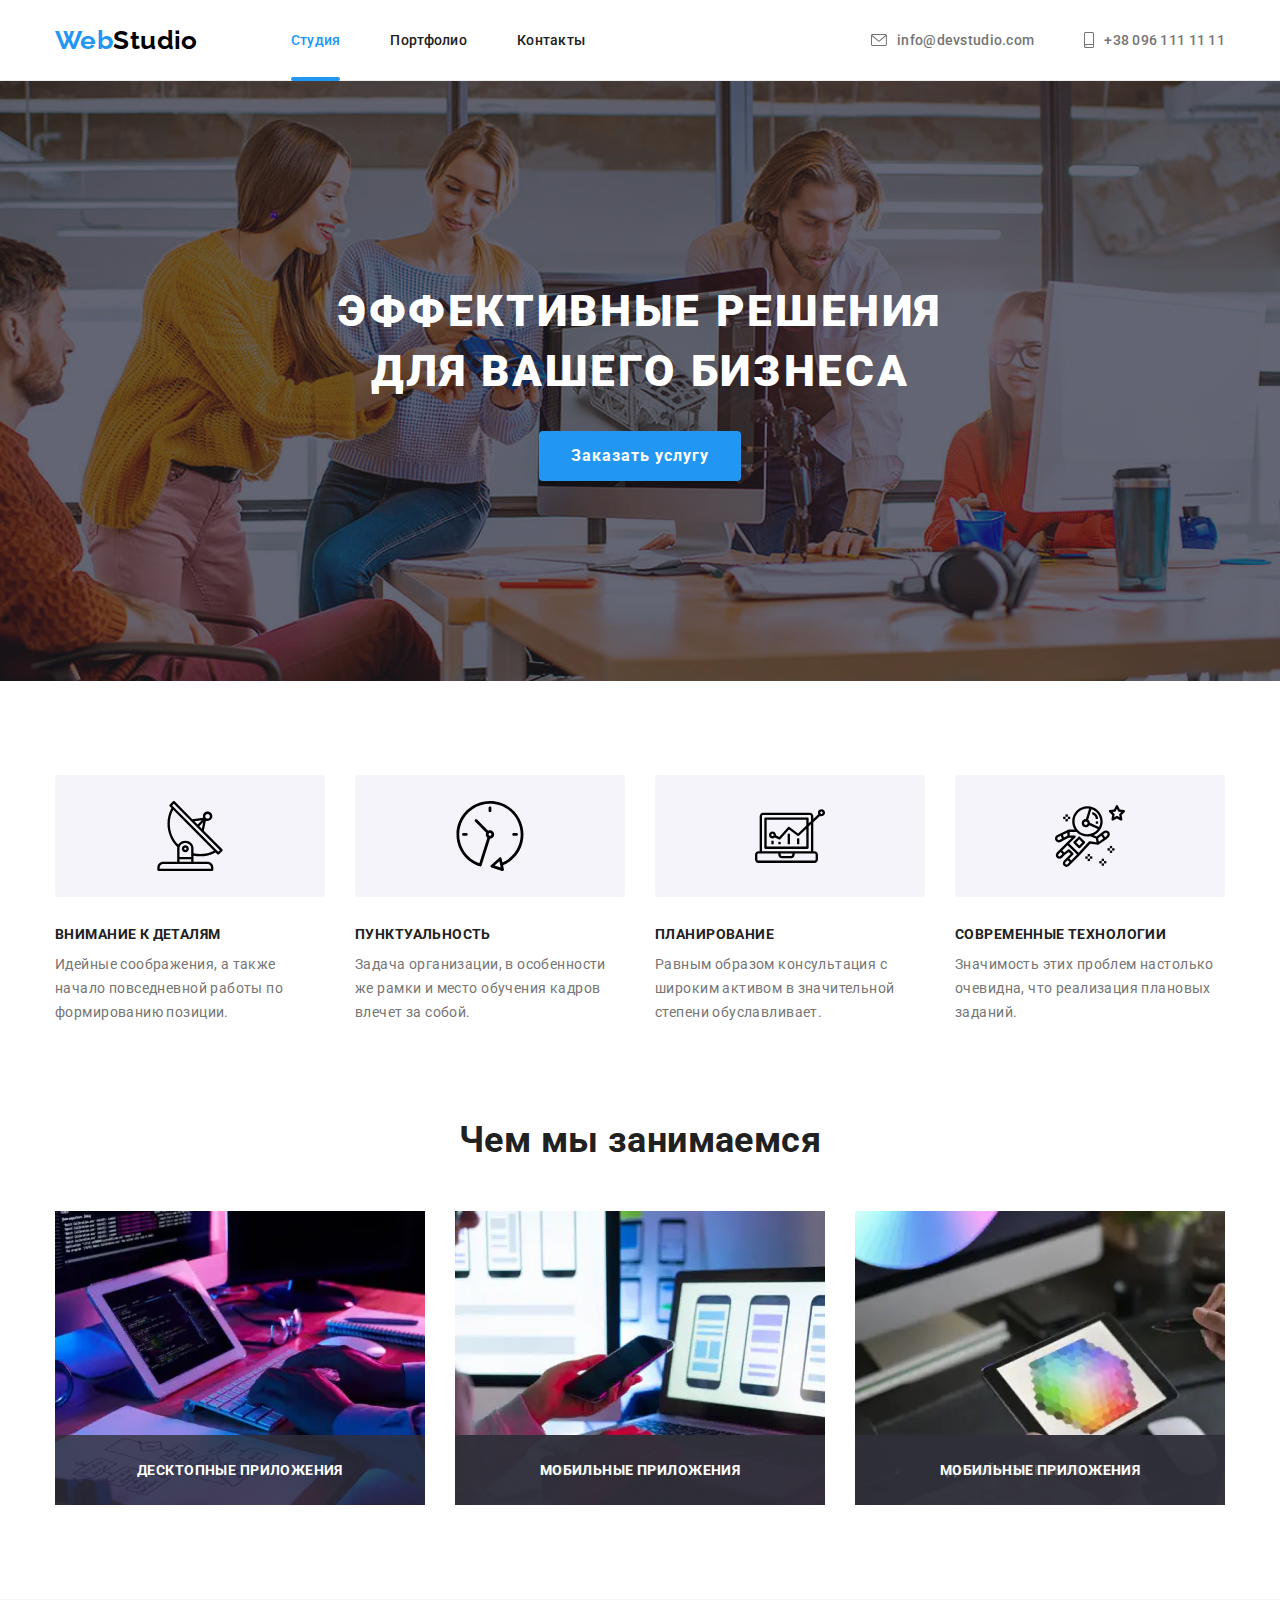
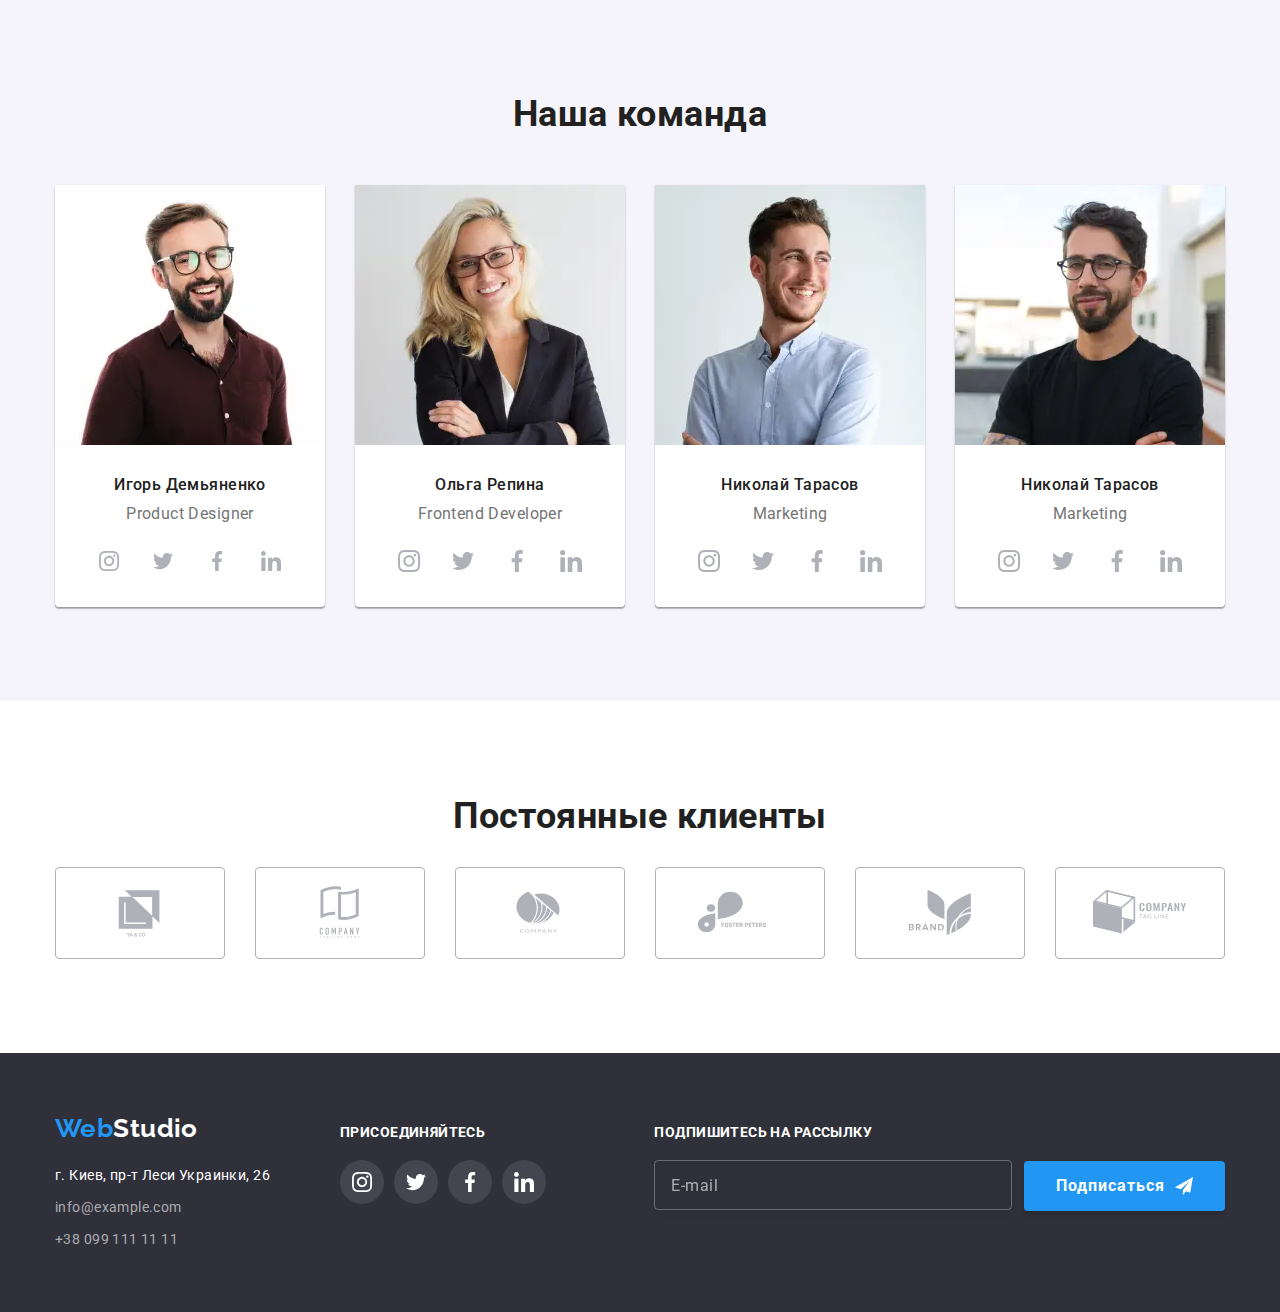
<file: index.html>
<!DOCTYPE html>
<html lang="ru">
  <head>
    <meta charset="UTF-8" />
    <meta http-equiv="X-UA-Compatible" content="IE=edge" />
    <meta name="viewport" content="width=device-width, initial-scale=1.0" />
    <link
      href="https://fonts.googleapis.com/css2?family=Raleway:wght@700&family=Roboto:wght@400;500;700;900&display=swap"
      rel="stylesheet"
    />
    <link
      rel="stylesheet"
      href="https://cdnjs.cloudflare.com/ajax/libs/modern-normalize/1.1.0/modern-normalize.min.css"
    />
    <link rel="stylesheet" href="./css/main.min.css" />
    <title>Студія</title>
  </head>
  <body>
    <!--===============================================HEADER====================================-->
    <header class="header">
      <div class="container header__container">
        <nav class="nav header__nav">
          <a class="logo" href="./index.html " lang="en"
            ><span class="logo__accent">Web</span>Studio</a
          >
          <ul class="menu list">
            <li class="menu__item">
              <a href="" class="menu__link link menu__link_active">Студия</a>
            </li>
            <li class="menu__item">
              <a href="./portfolio.html" class="menu__link link">Портфолио</a>
            </li>
            <li class="menu__item"><a href="" class="menu__link link">Контакты</a></li>
          </ul>
        </nav>
        <button class="mobile-menu-open" data-menu-open type="button">
          <svg class="mobile-menu-open__icon" width="40" height="40">
            <use href=".//images/icons.svg#burger-icon"></use>
          </svg>
        </button>
        <ul class="address header__address list">
          <li class="address__item">
            <a href="mailto:info@devstudio.com" class="address__link link"
              ><svg class="address__icon" width="16" height="12">
                <use href="./images/icons.svg#envelope"></use>
              </svg>
              info@devstudio.com</a
            >
          </li>
          <li class="address__item">
            <a href="tel:+380961111111" class="address__link link"
              ><svg class="address__icon" width="10" height="16">
                <use href="./images/icons.svg#smartphone"></use></svg
              >+38 096 111 11 11</a
            >
          </li>
        </ul>
      </div>
      <div class="mobile-menu" data-menu>
        <ul class="mobile-menu-list list">
          <li class="mobile-menu-list__item">
            <a href="./index.html" class="mobile-menu-list__link link menu__link_active">Студия</a>
          </li>
          <li class="mobile-menu-list__item">
            <a href="./portfolio.html" class="mobile-menu-list__link link">Портфолио</a>
          </li>
          <li class="mobile-menu-list__item">
            <a href="" class="mobile-menu-list__link link">Контакты</a>
          </li>
        </ul>
        <ul class="address mobile-menu-address list">
          <li class="mobile-menu-address__item">
            <a href="tel:+380961111111" class="mobile-menu-address__link link">+38 096 111 11 11</a>
          </li>
          <li class="mobile-menu-address__item">
            <a href="mailto:info@devstudio.com" class="mobile-menu-address__link link">
              info@devstudio.com</a
            >
          </li>
        </ul>
        <ul class="mobile-menu-social list">
          <li class="mobile-menu-social__item">
            <a href="" class="mobile-menu-social__link link">Instagram</a>
          </li>
          <li class="mobile-menu-social__item">
            <a href="" class="mobile-menu-social__link link">Twitter</a>
          </li>
          <li class="mobile-menu-social__item">
            <a href="" class="mobile-menu-social__link link">Facebook</a>
          </li>
          <li class="mobile-menu-social__item">
            <a href="" class="mobile-menu-social__link link">LinkedIn</a>
          </li>
        </ul>
        <button class="mobile-menu__close-btn" data-menu-close>
          <svg class="mobile-menu-close-icon" width="40" height="40">
            <use href=".//images/icons.svg#close_menu"></use>
          </svg>
        </button>
      </div>
    </header>
    <main>
      <!--=============================================HERO=========================================-->
      <section class="hero">
        <div class="container">
          <h1 class="hero-title">Эффективные решения для вашего бизнеса</h1>
          <button class="button hero__button" data-modal-open type="button">Заказать услугу</button>
        </div>
      </section>
      <!-- ===========================================FEATURES================================== -->
      <section class="section">
        <div class="container">
          <h2 class="visually-hidden">Особенности</h2>
          <ul class="features-list list">
            <li class="features-list__item">
              <div class="features-wrapper">
                <svg class="features-icon" width="70" height="70">
                  <use href="./images/icons.svg#antenna"></use>
                </svg>
              </div>
              <h3 class="section-subtitle features__subtitle">Внимание к деталям</h3>
              <p class="section-text">
                Идейные соображения, а также начало повседневной работы по формированию позиции.
              </p>
            </li>
            <li class="features-list__item">
              <div class="features-wrapper">
                <svg class="features-icon" width="70" height="70">
                  <use href="./images/icons.svg#clock-1"></use>
                </svg>
              </div>
              <h3 class="section-subtitle features__subtitle">Пунктуальность</h3>
              <p class="section-text">
                Задача организации, в особенности же рамки и место обучения кадров влечет за собой.
              </p>
            </li>
            <li class="features-list__item">
              <div class="features-wrapper">
                <svg class="features-icon" width="70" height="70">
                  <use href="./images/icons.svg#diagram"></use>
                </svg>
              </div>
              <h3 class="section-subtitle features__subtitle">Планирование</h3>
              <p class="section-text">
                Равным образом консультация с широким активом в значительной степени обуславливает.
              </p>
            </li>
            <li class="features-list__item">
              <div class="features-wrapper">
                <svg class="features-icon" width="70" height="70">
                  <use href="./images/icons.svg#astronaut"></use>
                </svg>
              </div>
              <h3 class="section-subtitle features__subtitle">Современные технологии</h3>
              <p class="section-text">
                Значимость этих проблем настолько очевидна, что реализация плановых заданий.
              </p>
            </li>
          </ul>
        </div>
      </section>
      <!--========================================WORK SECTION=====================================-->
      <section class="section section__work">
        <div class="container">
          <h2 class="section-title section-work__title">Чем мы занимаемся</h2>
          <ul class="work-list list">
            <li class="work-list__item">
              <picture>
                <source
                  srcset="./images/studio/box1.webp 1x, ./images/studio/box1@2x.webp 2x"
                  type="image/webp"
                />
                <source srcset="./images/studio/box1.jpg 1x, ./images/studio/box1@2x.jpg 2x" />
                <img
                  src="./images/studio/box1.jpg"
                  alt="Програмист за робочим местом"
                  width="370"
                  height="294"
                />
              </picture>
              <p class="work-list__text">Десктопные приложения</p>
            </li>
            <li class="work-list__item">
              <picture>
                <source
                  srcset="./images/studio/box2.webp 1x, ./images/studio/box2@2x.webp 2x"
                  type="image/webp"
                />
                <source srcset="./images/studio/box2.jpg 1x, ./images/studio/box2@2x.jpg 2x" />
                <img
                  src="./images/studio/box2.jpg"
                  alt="Програмист за робочим местом"
                  width="370"
                  height="294"
                />
              </picture>
              <p class="work-list__text">Мобильные приложения</p>
            </li>
            <li class="work-list__item">
              <picture>
                <source
                  srcset="./images/studio/box3.webp 1x, ./images/studio/box3@2x.webp 2x"
                  type="image/webp"
                />
                <source srcset="./images/studio/box3.jpg 1x, ./images/studio/box3@2x.jpg 2x" />
                <img
                  src="./images/studio/box3.jpg"
                  alt="Програмист за робочим местом"
                  width="370"
                  height="294"
                />
              </picture>
              <p class="work-list__text">Мобильные приложения</p>
            </li>
          </ul>
        </div>
      </section>
      <!--==========================================TEAM SECTION====================================-->
      <section class="section section__team">
        <div class="container">
          <h2 class="section-title section-team__title">Наша команда</h2>
          <ul class="team-list list">
            <li class="team-list__item">
              <picture>
                <source
                  srcset="
                    ./images/studio/team-desktop1.webp    1x,
                    ./images/studio/team-desktop1@2x.webp 2x
                  "
                  media="(min-width: 1200px)"
                  type="image/webp"
                />
                <source
                  srcset="
                    ./images/studio/team-desktop1.jpg    1x,
                    ./images/studio/team-desktop1@2x.jpg 2x
                  "
                  media="(min-width: 1200px)"
                />
                <source
                  srcset="
                    ./images/studio/team-tablet1.webp    1x,
                    ./images/studio/team-tablet1@2x.webp 2x
                  "
                  media="(min-width: 768px)"
                  type="image/webp"
                />
                <source
                  srcset="
                    ./images/studio/team-tablet1.jpg    1x,
                    ./images/studio/team-tablet1@2x.jpg 2x
                  "
                  media="(min-width: 768px)"
                />
                <source
                  srcset="
                    ./images/studio/team-mobile1.webp    1x,
                    ./images/studio/team-mobile1@2x.webp 2x
                  "
                  media="(min-width: 320px)"
                  type="image/webp"
                />
                <source
                  srcset="
                    ./images/studio/team-mobile1.jpg    1x,
                    ./images/studio/team-mobile1@2x.jpg 2x
                  "
                  media="(min-width: 320px)"
                />
                <img src="./images/studio/team-mobile1.jpg" alt="Дизайнер" />
              </picture>
              <div class="team-content">
                <h3 class="section-subtitle section-team__subtitle">Игорь Демьяненко</h3>
                <p class="section-text section-team__text">Product Designer</p>
                <ul class="social list">
                  <li class="social__item">
                    <a class="social__link link" href=""
                      ><svg class="social__icon" width="20" height="20">
                        <use href="./images/icons.svg#instagram"></use></svg
                    ></a>
                  </li>
                  <li class="social__item">
                    <a class="social__link link" href=""
                      ><svg class="social__icon" width="20" height="20">
                        <use href="./images/icons.svg#twitter"></use></svg
                    ></a>
                  </li>
                  <li class="social__item">
                    <a class="social__link link" href=""
                      ><svg class="social__icon" width="20" height="20">
                        <use href="./images/icons.svg#facebook"></use></svg
                    ></a>
                  </li>
                  <li class="social__item">
                    <a class="social__link link" href=""
                      ><svg class="social__icon" width="20" height="20">
                        <use href="./images/icons.svg#linkedin"></use></svg
                    ></a>
                  </li>
                </ul>
              </div>
            </li>
            <li class="team-list__item">
              <picture>
                <source
                  srcset="
                    ./images/studio/team-desktop2.webp    1x,
                    ./images/studio/team-desktop2@2x.webp 2x
                  "
                  media="(min-width: 1200px)"
                  type="image/webp"
                />
                <source
                  srcset="
                    ./images/studio/team-desktop2.jpg    1x,
                    ./images/studio/team-desktop2@2x.jpg 2x
                  "
                  media="(min-width: 1200px)"
                />
                <source
                  srcset="
                    ./images/studio/team-tablet2.webp    1x,
                    ./images/studio/team-tablet2@2x.webp 2x
                  "
                  media="(min-width: 768px)"
                  type="image/webp"
                />
                <source
                  srcset="
                    ./images/studio/team-tablet2.jpg    1x,
                    ./images/studio/team-tablet2@2x.jpg 2x
                  "
                  media="(min-width: 768px)"
                />
                <source
                  srcset="
                    ./images/studio/team-mobile2.webp    1x,
                    ./images/studio/team-mobile2@2x.webp 2x
                  "
                  media="(min-width: 320px)"
                  type="image/webp"
                />
                <source
                  srcset="
                    ./images/studio/team-mobile2.jpg    1x,
                    ./images/studio/team-mobile2@2x.jpg 2x
                  "
                  media="(min-width: 320px)"
                />
                <img src="./images/studio/team-mobile2.jpg" alt="Дизайнер" />
              </picture>

              <div class="team-content">
                <h3 class="section-subtitle section-team__subtitle">Ольга Репина</h3>
                <p class="section-text section-team__text">Frontend Developer</p>
                <ul class="social list">
                  <li class="social__item">
                    <a class="social__link link" href=""
                      ><svg class="social__icon" width="22" height="22">
                        <use href="./images/icons.svg#instagram"></use></svg
                    ></a>
                  </li>
                  <li class="social__item">
                    <a class="social__link link" href=""
                      ><svg class="social__icon" width="22" height="22">
                        <use href="./images/icons.svg#twitter"></use></svg
                    ></a>
                  </li>
                  <li class="social__item">
                    <a class="social__link link" href=""
                      ><svg class="social__icon" width="22" height="22">
                        <use href="./images/icons.svg#facebook"></use></svg
                    ></a>
                  </li>
                  <li class="social__item">
                    <a class="social__link link" href=""
                      ><svg class="social__icon" width="22" height="22">
                        <use href="./images/icons.svg#linkedin"></use></svg
                    ></a>
                  </li>
                </ul>
              </div>
            </li>
            <li class="team-list__item">
              <picture>
                <source
                  srcset="
                    ./images/studio/team-desktop3.webp    1x,
                    ./images/studio/team-desktop3@2x.webp 2x
                  "
                  media="(min-width: 1200px)"
                  type="image/webp"
                />
                <source
                  srcset="
                    ./images/studio/team-desktop3.jpg    1x,
                    ./images/studio/team-desktop3@2x.jpg 2x
                  "
                  media="(min-width: 1200px)"
                />
                <source
                  srcset="
                    ./images/studio/team-tablet3.webp    1x,
                    ./images/studio/team-tablet3@2x.webp 2x
                  "
                  media="(min-width: 768px)"
                  type="image/webp"
                />
                <source
                  srcset="
                    ./images/studio/team-tablet3.jpg    1x,
                    ./images/studio/team-tablet3@2x.jpg 2x
                  "
                  media="(min-width: 768px)"
                />
                <source
                  srcset="
                    ./images/studio/team-mobile3.webp    1x,
                    ./images/studio/team-mobile3@2x.webp 2x
                  "
                  media="(min-width: 320px)"
                  type="image/webp"
                />
                <source
                  srcset="
                    ./images/studio/team-mobile3.jpg    1x,
                    ./images/studio/team-mobile3@2x.jpg 2x
                  "
                  media="(min-width: 320px)"
                />
                <img src="./images/studio/team-mobile3.jpg" alt="Дизайнер" />
              </picture>
              <div class="team-content">
                <h3 class="section-subtitle section-team__subtitle">Николай Тарасов</h3>
                <p class="section-text section-team__text">Marketing</p>
                <ul class="social list">
                  <li class="social__item">
                    <a class="social__link link" href=""
                      ><svg class="social__icon" width="22" height="22">
                        <use href="./images/icons.svg#instagram"></use></svg
                    ></a>
                  </li>
                  <li class="social__item">
                    <a class="social__link link" href=""
                      ><svg class="social__icon" width="22" height="22">
                        <use href="./images/icons.svg#twitter"></use></svg
                    ></a>
                  </li>
                  <li class="social__item">
                    <a class="social__link link" href=""
                      ><svg class="social__icon" width="22" height="22">
                        <use href="./images/icons.svg#facebook"></use></svg
                    ></a>
                  </li>
                  <li class="social__item">
                    <a class="social__link link" href=""
                      ><svg class="social__icon" width="22" height="22">
                        <use href="./images/icons.svg#linkedin"></use></svg
                    ></a>
                  </li>
                </ul>
              </div>
            </li>
            <li class="team-list__item">
              <picture>
                <source
                  srcset="
                    ./images/studio/team-desktop4.webp    1x,
                    ./images/studio/team-desktop4@2x.webp 2x
                  "
                  media="(min-width: 1200px)"
                  type="image/webp"
                />
                <source
                  srcset="
                    ./images/studio/team-desktop4.jpg    1x,
                    ./images/studio/team-desktop4@2x.jpg 2x
                  "
                  media="(min-width: 1200px)"
                />
                <source
                  srcset="
                    ./images/studio/team-tablet4.webp    1x,
                    ./images/studio/team-tablet4@2x.webp 2x
                  "
                  media="(min-width: 768px)"
                  type="image/webp"
                />
                <source
                  srcset="
                    ./images/studio/team-tablet4.jpg    1x,
                    ./images/studio/team-tablet4@2x.jpg 2x
                  "
                  media="(min-width: 768px)"
                />
                <source
                  srcset="
                    ./images/studio/team-mobile4.webp    1x,
                    ./images/studio/team-mobile4@2x.webp 2x
                  "
                  media="(min-width: 320px)"
                  type="image/webp"
                />
                <source
                  srcset="
                    ./images/studio/team-mobile4.jpg    1x,
                    ./images/studio/team-mobile4@2x.jpg 2x
                  "
                  media="(min-width: 320px)"
                />
                <img src="./images/studio/team-mobile4.jpg" alt="Дизайнер" />
              </picture>
              <div class="team-content">
                <h3 class="section-subtitle section-team__subtitle">Николай Тарасов</h3>
                <p class="section-text section-team__text">Marketing</p>
                <ul class="social list">
                  <li class="social__item">
                    <a class="social__link link" href=""
                      ><svg class="social__icon" width="22" height="22">
                        <use href="./images/icons.svg#instagram"></use></svg
                    ></a>
                  </li>
                  <li class="social__item">
                    <a class="social__link link" href=""
                      ><svg class="social__icon" width="22" height="22">
                        <use href="./images/icons.svg#twitter"></use></svg
                    ></a>
                  </li>
                  <li class="social__item">
                    <a class="social__link link" href=""
                      ><svg class="social__icon" width="22" height="22">
                        <use href="./images/icons.svg#facebook"></use></svg
                    ></a>
                  </li>
                  <li class="social__item">
                    <a class="social__link link" href=""
                      ><svg class="social__icon" width="22" height="22">
                        <use href="./images/icons.svg#linkedin"></use></svg
                    ></a>
                  </li>
                </ul>
              </div>
            </li>
          </ul>
        </div>
      </section>
      <!--===================================== CLIENTS=========================================== -->
      <section class="section section__clients">
        <div class="container">
          <h2 class="section-title section-clients__title">Постоянные клиенты</h2>
          <ul class="clients-list list">
            <li class="clients-list__item">
              <a class="clients-list__link" href="">
                <svg class="clients-list__logo" width="106" height="60">
                  <use href="./images/icons.svg#logo1"></use>
                </svg>
              </a>
            </li>
            <li class="clients-list__item">
              <a class="clients-list__link" href="">
                <svg class="clients-list__logo" width="106" height="60">
                  <use href="./images/icons.svg#logo2"></use>
                </svg>
              </a>
            </li>
            <li class="clients-list__item">
              <a class="clients-list__link" href="">
                <svg class="clients-list__logo" width="106" height="60">
                  <use href="./images/icons.svg#logo3"></use>
                </svg>
              </a>
            </li>
            <li class="clients-list__item">
              <a class="clients-list__link" href="">
                <svg class="clients-list__logo" width="106" height="60">
                  <use href="./images/icons.svg#logo4"></use>
                </svg>
              </a>
            </li>
            <li class="clients-list__item">
              <a class="clients-list__link" href="">
                <svg class="clients-list__logo" width="106" height="60">
                  <use href="./images/icons.svg#logo5"></use>
                </svg>
              </a>
            </li>
            <li class="clients-list__item">
              <a class="clients-list__link" href="">
                <svg class="clients-list__logo" width="106" height="60">
                  <use href="./images/icons.svg#logo6"></use>
                </svg>
              </a>
            </li>
          </ul>
        </div>
      </section>
    </main>
    <!--========================================FOOTER==========================================-->
    <footer class="footer">
      <div class="container footer__container">
        <div class="footer-tablet-wrapper">
          <div class="address-container">
            <a class="logo footer__logo" href="./index.html" lang="en"
              ><span class="logo__accent">Web</span>Studio</a
            >
            <address class="footer-address">
              <ul class="address-list list">
                <li class="address-list__item">
                  <a
                    href="https://bit.ly/3pXMvUd"
                    target="_blank"
                    rel="noopener noreferrer"
                    class="address-list__link address-list__link_active"
                    >г. Киев, пр-т Леси Украинки, 26</a
                  >
                </li>
                <li class="address-list__item">
                  <a href="mailto:info@example.com" class="address-list__link">info@example.com</a>
                </li>
                <li class="address-list__item">
                  <a href="tel:+380991111111" class="address-list__link">+38 099 111 11 11</a>
                </li>
              </ul>
            </address>
          </div>
          <div class="social-wrapper">
            <p class="social-text">присоединяйтесь</p>
            <ul class="footer-social list">
              <li class="footer-social__item">
                <a class="footer-social__link link" href=""
                  ><svg class="footer-social__icon" width="20" height="20">
                    <use href="./images/icons.svg#instagram"></use></svg
                ></a>
              </li>
              <li class="footer-social__item">
                <a class="footer-social__link link" href=""
                  ><svg class="footer-social__icon" width="20" height="20">
                    <use href="./images/icons.svg#twitter"></use></svg
                ></a>
              </li>
              <li class="footer-social__item">
                <a class="footer-social__link link" href=""
                  ><svg class="footer-social__icon" width="20" height="20">
                    <use href="./images/icons.svg#facebook"></use></svg
                ></a>
              </li>
              <li class="footer-social__item">
                <a class="footer-social__link link" href=""
                  ><svg class="footer-social__icon" width="20" height="20">
                    <use href="./images/icons.svg#linkedin"></use></svg
                ></a>
              </li>
            </ul>
          </div>
        </div>
        <div class="form-container">
          <p class="form-text">Подпишитесь на рассылку</p>
          <form class="footer-form">
            <input
              type="email"
              class="footer-form__mail"
              placeholder="E-mail"
              name="mail"
              required
            />
            <button type="submit" class="button footer-btn">
              Подписаться
              <svg class="footer-btn__icon" width="18" height="18">
                <use href="./images/icons.svg#icon-send"></use>
              </svg>
            </button>
          </form>
        </div>
      </div>
    </footer>

    <!-- ===============================BACKDROP============================= -->
    <div class="backdrop is-hidden" data-modal>
      <div class="modal">
        <button class="modal-button" data-modal-close>
          <svg class="modal-button__icon" width="18" height="18">
            <use href="./images/icons.svg#close-icon"></use>
          </svg>
        </button>
        <p class="modal-text">Оставьте свои данные, мы вам перезвоним</p>
        <form class="modal-form">
          <label class="modal-form__field">
            <span class="modal-form__desc">Имя</span>
            <span class="modal-form__wrapper">
              <input
                type="text"
                name="user_name"
                required
                pattern="[a-zA-Zа-яА-Я]+"
                minlength="2"
                class="modal-form__input"
              />
              <svg class="modal-form__icon" width="18" height="18">
                <use href="./images/icons.svg#person"></use>
              </svg>
            </span>
          </label>
          <label class="modal-form__field">
            <span class="modal-form__desc">Телефон</span>
            <span class="modal-form__wrapper">
              <input
                type="tel"
                name="user_phone"
                required
                pattern="[0-9]{3}-[0-9]{3}-[0-9]{2}-[0-9]{2}"
                title="xxx-xxx-xx-xx"
                class="modal-form__input"
              />
              <svg class="modal-form__icon" width="18" height="18">
                <use href="./images/icons.svg#phone-form"></use>
              </svg>
            </span>
          </label>
          <label class="modal-form__field">
            <span class="modal-form__desc">Почта</span>
            <span class="modal-form__wrapper">
              <input
                type="email"
                name="user_mail"
                required
                pattern="[a-z0-9._%+-]+@[a-z0-9.-]+\.[a-z]{2,4}$"
                class="modal-form__input"
              />
              <svg class="modal-form__icon" width="18" height="18">
                <use href="./images/icons.svg#email-form"></use>
              </svg>
            </span>
          </label>
          <label class="modal-form__field modal-form__textarea">
            <span class="modal-form__desc">Комментарий</span>
            <textarea
              name="user_coments"
              placeholder="Введите текст"
              class="modal-form__coments"
            ></textarea>
          </label>
          <input
            id="user-policy"
            type="checkbox"
            name="user_policy"
            required
            class="modal-form__check visually-hidden"
          />
          <label for="user-policy" class="modal-form__label"
            ><span class="modal-form__fake-checkbox">
              <svg class="modal-form__checkbox-icon" width="16" height="15">
                <use href="./images/icons.svg#icon-check"></use>
              </svg>
            </span>
            Соглашаюсь с рассылкой и принимаю
            <a class="modal-form__check-link link" href="">&nbsp;Условия договора</a></label
          >
          <button class="button modal-btn" type="submit">Отправить</button>
        </form>
      </div>
    </div>
    <script src="./js/mobile-menu.js"></script>
    <script src="./js/modal.js"></script>
  </body>
</html>
</file>
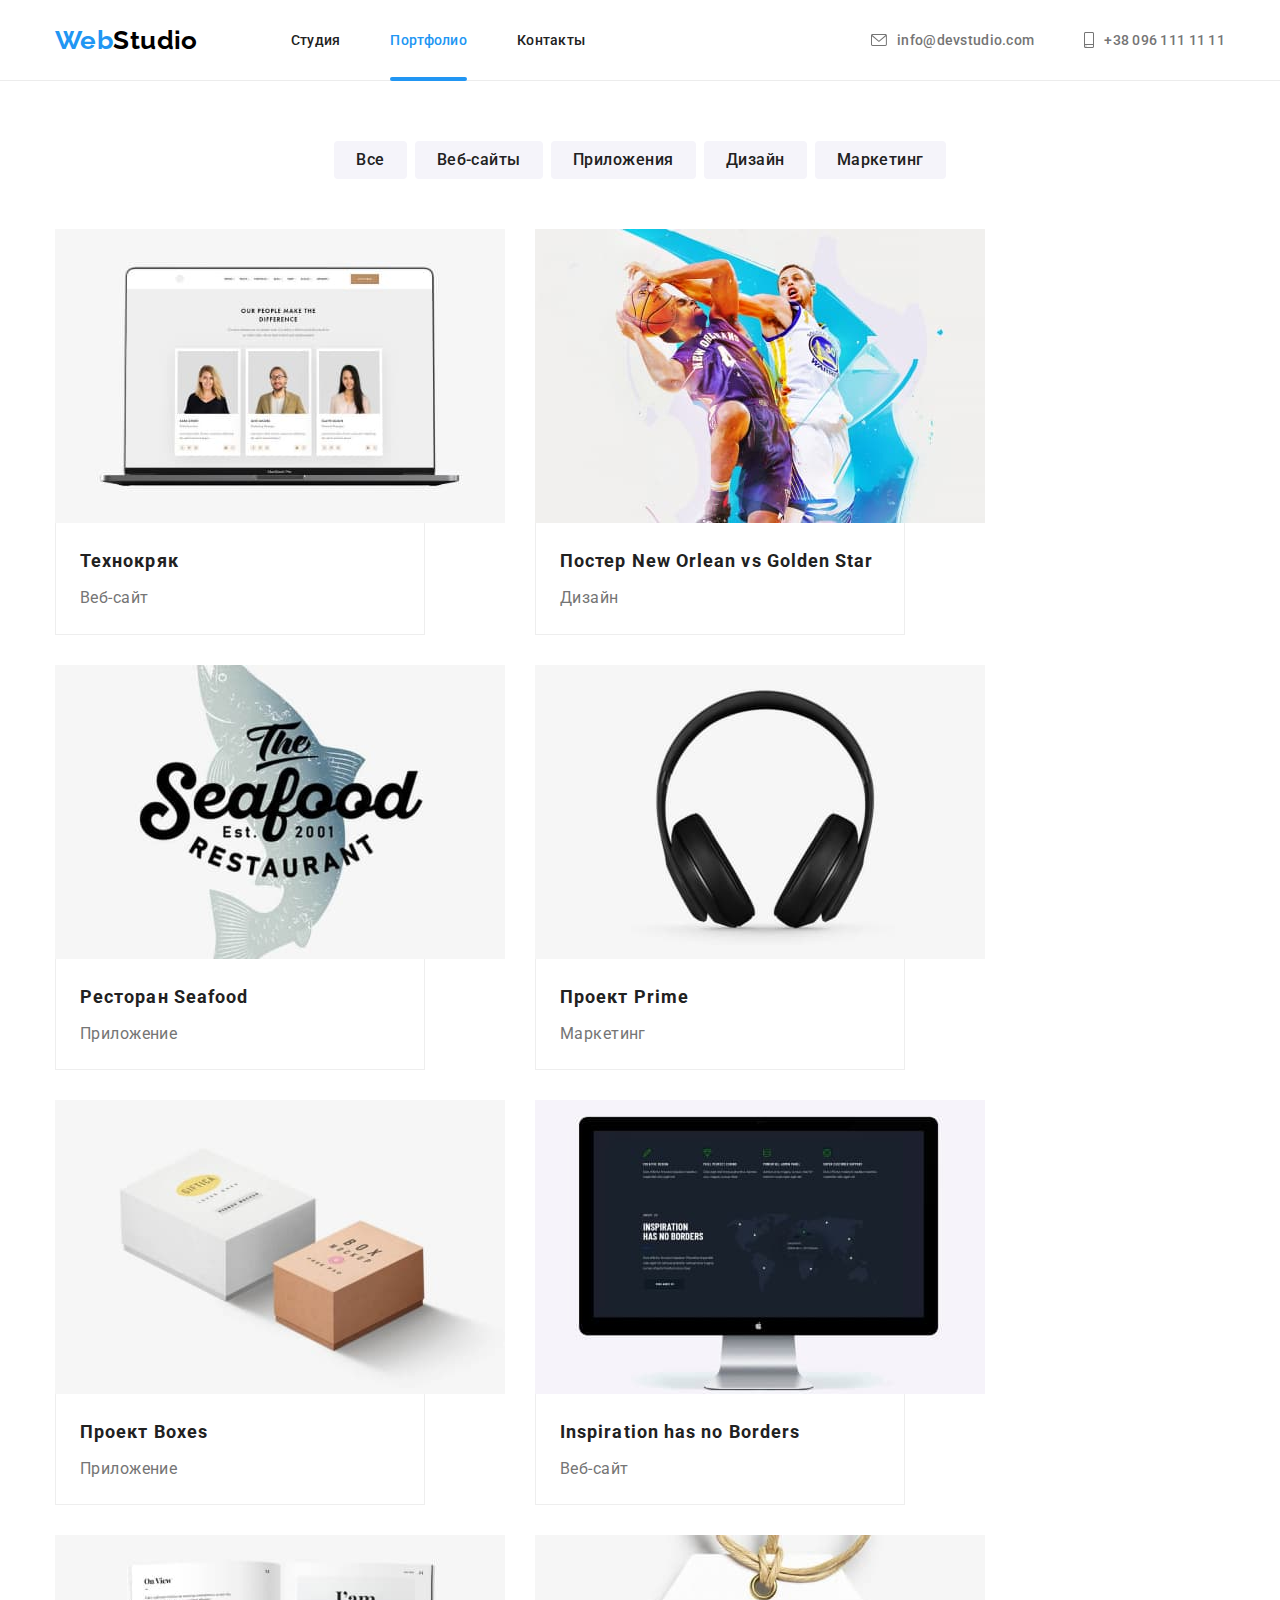
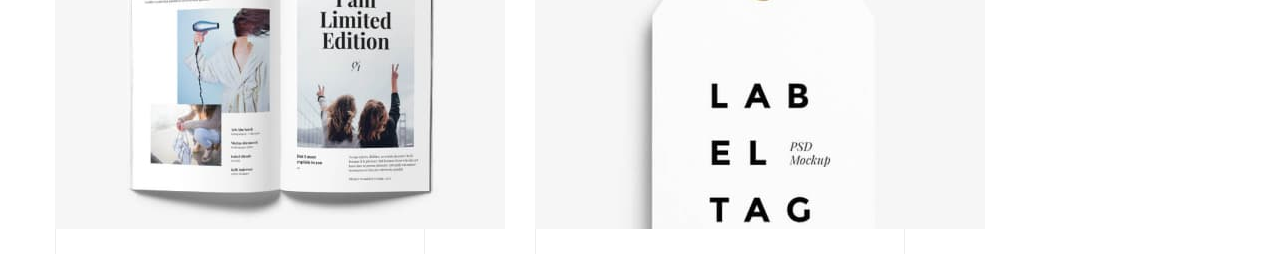
<file: portfolio.html>
<!DOCTYPE html>
<html lang="ru">
  <head>
    <meta charset="UTF-8" />
    <meta http-equiv="X-UA-Compatible" content="IE=edge" />
    <meta name="viewport" content="width=device-width, initial-scale=1.0" />
    <link
      href="https://fonts.googleapis.com/css2?family=Raleway:wght@700&family=Roboto:wght@400;500;700;900&display=swap"
      rel="stylesheet"
    />
    <link
      rel="stylesheet"
      href="https://cdnjs.cloudflare.com/ajax/libs/modern-normalize/1.1.0/modern-normalize.min.css"
    />
    <link rel="stylesheet" href="./css/main.min.css" />
    <title>Портфолио</title>
  </head>
  <body>
    <!--======================================HEADER================================-->
    <header class="header">
      <div class="container header__container">
        <nav class="nav header__nav">
          <a class="logo" href="./index.html " lang="en"
            ><span class="logo__accent">Web</span>Studio</a
          >
          <ul class="menu list">
            <li class="menu__item">
              <a href="./index.html" class="menu__link link">Студия</a>
            </li>
            <li class="menu__item">
              <a href="./portfolio.html" class="menu__link link menu__link_active">Портфолио</a>
            </li>
            <li class="menu__item"><a href="" class="menu__link link">Контакты</a></li>
          </ul>
        </nav>
        <button class="mobile-menu-open" data-menu-open type="button">
          <svg class="mobile-menu-open__icon" width="40" height="40">
            <use href=".//images/icons.svg#burger-icon"></use>
          </svg>
        </button>
        <ul class="address header__address list">
          <li class="address__item">
            <a href="mailto:info@devstudio.com" class="address__link link"
              ><svg class="address__icon" width="16" height="12">
                <use href="./images/icons.svg#envelope"></use>
              </svg>
              info@devstudio.com</a
            >
          </li>
          <li class="address__item">
            <a href="tel:+380961111111" class="address__link link"
              ><svg class="address__icon" width="10" height="16">
                <use href="./images/icons.svg#smartphone"></use></svg
              >+38 096 111 11 11</a
            >
          </li>
        </ul>
      </div>
      <div class="mobile-menu" data-menu>
        <ul class="mobile-menu-list list">
          <li class="mobile-menu-list__item">
            <a href="./index.html" class="mobile-menu-list__link link">Студия</a>
          </li>
          <li class="mobile-menu-list__item">
            <a href="./portfolio.html" class="mobile-menu-list__link link menu__link_active"
              >Портфолио</a
            >
          </li>
          <li class="mobile-menu-list__item">
            <a href="" class="mobile-menu-list__link link">Контакты</a>
          </li>
        </ul>
        <ul class="address mobile-menu-address list">
          <li class="mobile-menu-address__item">
            <a href="tel:+380961111111" class="mobile-menu-address__link link">+38 096 111 11 11</a>
          </li>
          <li class="mobile-menu-address__item">
            <a href="mailto:info@devstudio.com" class="mobile-menu-address__link link">
              info@devstudio.com</a
            >
          </li>
        </ul>
        <ul class="mobile-menu-social list">
          <li class="mobile-menu-social__item">
            <a href="" class="mobile-menu-social__link link">Instagram</a>
          </li>
          <li class="mobile-menu-social__item">
            <a href="" class="mobile-menu-social__link link">Twitter</a>
          </li>
          <li class="mobile-menu-social__item">
            <a href="" class="mobile-menu-social__link link">Facebook</a>
          </li>
          <li class="mobile-menu-social__item">
            <a href="" class="mobile-menu-social__link link">LinkedIn</a>
          </li>
        </ul>
        <button class="mobile-menu__close-btn" data-menu-close>
          <svg class="mobile-menu-close-icon" width="40" height="40">
            <use href=".//images/icons.svg#close_menu"></use>
          </svg>
        </button>
      </div>
    </header>
    <main>
      <!-- ==============================================PORTFOLIO================================= -->
      <section class="section-portfolio">
        <div class="container">
          <h1 class="visually-hidden">Портфолио</h1>
          <ul class="button-list list">
            <li class="button-list__item">
              <button class="button-portfolio" type="button">Все</button>
            </li>
            <li class="button-list__item">
              <button class="button-portfolio" type="button">Веб-сайты</button>
            </li>
            <li class="button-list__item">
              <button class="button-portfolio" type="button">Приложения</button>
            </li>
            <li class="button-list__item">
              <button class="button-portfolio" type="button">Дизайн</button>
            </li>
            <li class="button-list__item">
              <button class="button-portfolio" type="button">Маркетинг</button>
            </li>
          </ul>
          <ul class="portfolio-cards list">
            <li class="portfolio-cards__item">
              <a href="" class="portfolio-cards__link link"
                ><div class="cards-thumb">
                  <picture>
                    <source
                      srcset="
                        ./images//portfolio/card-desktop1.webp   1x,
                        ./images/portfolio/card-desktop1@2x.webp 2x
                      "
                      media="(min-width: 1200px)"
                      type="image/webp"
                    />
                    <source
                      srcset="
                        ./images//portfolio/card-desktop1.jpg   1x,
                        ./images/portfolio/card-desktop1@2x.jpg 2x
                      "
                      media="(min-width: 1200px)"
                    />
                    <source
                      srcset="
                        ./images/portfolio/card-tablet1.webp    1x,
                        ./images/portfolio/card-tablet1@2x.webp 2x
                      "
                      media="(min-width: 768px)"
                      type="image/webp"
                    />
                    <source
                      srcset="
                        ./images/portfolio/card-tablet1.jpg    1x,
                        ./images/portfolio/card-tablet1@2x.jpg 2x
                      "
                      media="(min-width: 768px)"
                    />
                    <source
                      srcset="
                        ./images/portfolio/card-mobile1.webp    1x,
                        ./images/portfolio/card-mobile1@2x.webp 2x
                      "
                      media="(min-width: 320px)"
                      type="image/webp"
                    />
                    <source
                      srcset="
                        ./images/portfolio/card-mobile1.jpg    1x,
                        ./images/portfolio/card-mobile1@2x.jpg 2x
                      "
                      media="(min-width: 320px)"
                    />
                    <img src="./images/portfolio/card-mobile1.jpg" alt="ноутбук" />
                  </picture>
                  <div class="text-wrapper">
                    <p class="text-overlay">
                      Ресурс предлагает комплексные предложения с разным уровнем функционала и
                      сервисов. Все это позволит посетителю получить исчерпывающие сведения компании
                      или частном лице.
                    </p>
                  </div>
                </div>
                <div class="cards-content">
                  <h2 class="cards-content__title">Технокряк</h2>
                  <p class="cards-content__subtitle">Веб-сайт</p>
                </div></a
              >
            </li>
            <li class="portfolio-cards__item">
              <a href="" class="portfolio-cards__link link"
                ><div class="cards-thumb">
                  <picture>
                    <source
                      srcset="
                        ./images//portfolio/card-desktop2.webp   1x,
                        ./images/portfolio/card-desktop2@2x.webp 2x
                      "
                      media="(min-width: 1200px)"
                      type="image/webp"
                    />
                    <source
                      srcset="
                        ./images//portfolio/card-desktop2.jpg   1x,
                        ./images/portfolio/card-desktop2@2x.jpg 2x
                      "
                      media="(min-width: 1200px)"
                    />
                    <source
                      srcset="
                        ./images/portfolio/card-tablet2.webp    1x,
                        ./images/portfolio/card-tablet2@2x.webp 2x
                      "
                      media="(min-width: 768px)"
                      type="image/webp"
                    />
                    <source
                      srcset="
                        ./images/portfolio/card-tablet2.jpg    1x,
                        ./images/portfolio/card-tablet2@2x.jpg 2x
                      "
                      media="(min-width: 768px)"
                    />
                    <source
                      srcset="
                        ./images/portfolio/card-mobile2.webp    1x,
                        ./images/portfolio/card-mobile2@2x.webp 2x
                      "
                      media="(min-width: 320px)"
                      type="image/webp"
                    />
                    <source
                      srcset="
                        ./images/portfolio/card-mobile2.jpg    1x,
                        ./images/portfolio/card-mobile2@2x.jpg 2x
                      "
                      media="(min-width: 320px)"
                    />
                    <img src="./images/portfolio/card-mobile2.jpg" alt="ноутбук" />
                  </picture>
                  <div class="text-wrapper">
                    <p class="text-overlay">
                      Ресурс предлагает комплексные предложения с разным уровнем функционала и
                      сервисов. Все это позволит посетителю получить исчерпывающие сведения компании
                      или частном лице.
                    </p>
                  </div>
                </div>
                <div class="cards-content">
                  <h2 class="cards-content__title">Постер New Orlean vs Golden Star</h2>
                  <p class="cards-content__subtitle">Дизайн</p>
                </div></a
              >
            </li>
            <li class="portfolio-cards__item">
              <a href="" class="portfolio-cards__link link"
                ><div class="cards-thumb">
                  <picture>
                    <source
                      srcset="
                        ./images//portfolio/card-desktop3.webp   1x,
                        ./images/portfolio/card-desktop3@2x.webp 2x
                      "
                      media="(min-width: 1200px)"
                      type="image/webp"
                    />
                    <source
                      srcset="
                        ./images//portfolio/card-desktop3.jpg   1x,
                        ./images/portfolio/card-desktop3@2x.jpg 2x
                      "
                      media="(min-width: 1200px)"
                    />
                    <source
                      srcset="
                        ./images/portfolio/card-tablet3.webp    1x,
                        ./images/portfolio/card-tablet3@2x.webp 2x
                      "
                      media="(min-width: 768px)"
                      type="image/webp"
                    />
                    <source
                      srcset="
                        ./images/portfolio/card-tablet3.jpg    1x,
                        ./images/portfolio/card-tablet3@2x.jpg 2x
                      "
                      media="(min-width: 768px)"
                    />
                    <source
                      srcset="
                        ./images/portfolio/card-mobile3.webp    1x,
                        ./images/portfolio/card-mobile3@2x.webp 2x
                      "
                      media="(min-width: 320px)"
                      type="image/webp"
                    />
                    <source
                      srcset="
                        ./images/portfolio/card-mobile3.jpg    1x,
                        ./images/portfolio/card-mobile3@2x.jpg 2x
                      "
                      media="(min-width: 320px)"
                    />
                    <img src="./images/portfolio/card-mobile3.jpg" alt="ноутбук" />
                  </picture>
                  <div class="text-wrapper">
                    <p class="text-overlay">
                      Ресурс предлагает комплексные предложения с разным уровнем функционала и
                      сервисов. Все это позволит посетителю получить исчерпывающие сведения компании
                      или частном лице.
                    </p>
                  </div>
                </div>
                <div class="cards-content">
                  <h2 class="cards-content__title">Ресторан Seafood</h2>
                  <p class="cards-content__subtitle">Приложение</p>
                </div></a
              >
            </li>
            <li class="portfolio-cards__item">
              <a href="" class="portfolio-cards__link link"
                ><div class="cards-thumb">
                  <picture>
                    <source
                      srcset="
                        ./images//portfolio/card-desktop4.webp   1x,
                        ./images/portfolio/card-desktop4@2x.webp 2x
                      "
                      media="(min-width: 1200px)"
                      type="image/webp"
                    />
                    <source
                      srcset="
                        ./images//portfolio/card-desktop4.jpg   1x,
                        ./images/portfolio/card-desktop4@2x.jpg 2x
                      "
                      media="(min-width: 1200px)"
                    />
                    <source
                      srcset="
                        ./images/portfolio/card-tablet4.webp    1x,
                        ./images/portfolio/card-tablet4@2x.webp 2x
                      "
                      media="(min-width: 768px)"
                      type="image/webp"
                    />
                    <source
                      srcset="
                        ./images/portfolio/card-tablet4.jpg    1x,
                        ./images/portfolio/card-tablet4@2x.jpg 2x
                      "
                      media="(min-width: 768px)"
                    />
                    <source
                      srcset="
                        ./images/portfolio/card-mobile4.webp    1x,
                        ./images/portfolio/card-mobile4@2x.webp 2x
                      "
                      media="(min-width: 320px)"
                      type="image/webp"
                    />
                    <source
                      srcset="
                        ./images/portfolio/card-mobile4.jpg    1x,
                        ./images/portfolio/card-mobile4@2x.jpg 2x
                      "
                      media="(min-width: 320px)"
                    />
                    <img src="./images/portfolio/card-mobile4.jpg" alt="ноутбук" />
                  </picture>
                  <div class="text-wrapper">
                    <p class="text-overlay">
                      Ресурс предлагает комплексные предложения с разным уровнем функционала и
                      сервисов. Все это позволит посетителю получить исчерпывающие сведения компании
                      или частном лице.
                    </p>
                  </div>
                </div>
                <div class="cards-content">
                  <h2 class="cards-content__title">Проект Prime</h2>
                  <p class="cards-content__subtitle">Маркетинг</p>
                </div></a
              >
            </li>
            <li class="portfolio-cards__item">
              <a href="" class="portfolio-cards__link link"
                ><div class="cards-thumb">
                  <picture>
                    <source
                      srcset="
                        ./images//portfolio/card-desktop5.webp   1x,
                        ./images/portfolio/card-desktop5@2x.webp 2x
                      "
                      media="(min-width: 1200px)"
                      type="image/webp"
                    />
                    <source
                      srcset="
                        ./images//portfolio/card-desktop5.jpg   1x,
                        ./images/portfolio/card-desktop5@2x.jpg 2x
                      "
                      media="(min-width: 1200px)"
                    />
                    <source
                      srcset="
                        ./images/portfolio/card-tablet5.webp    1x,
                        ./images/portfolio/card-tablet5@2x.webp 2x
                      "
                      media="(min-width: 768px)"
                      type="image/webp"
                    />
                    <source
                      srcset="
                        ./images/portfolio/card-tablet5.jpg    1x,
                        ./images/portfolio/card-tablet5@2x.jpg 2x
                      "
                      media="(min-width: 768px)"
                    />
                    <source
                      srcset="
                        ./images/portfolio/card-mobile5.webp    1x,
                        ./images/portfolio/card-mobile5@2x.webp 2x
                      "
                      media="(min-width: 320px)"
                      type="image/webp"
                    />
                    <source
                      srcset="
                        ./images/portfolio/card-mobile5.jpg    1x,
                        ./images/portfolio/card-mobile5@2x.jpg 2x
                      "
                      media="(min-width: 320px)"
                    />
                    <img src="./images/portfolio/card-mobile5.jpg" alt="ноутбук" />
                  </picture>
                  <div class="text-wrapper">
                    <p class="text-overlay">
                      Ресурс предлагает комплексные предложения с разным уровнем функционала и
                      сервисов. Все это позволит посетителю получить исчерпывающие сведения компании
                      или частном лице.
                    </p>
                  </div>
                </div>
                <div class="cards-content">
                  <h2 class="cards-content__title">Проект Boxes</h2>
                  <p class="cards-content__subtitle">Приложение</p>
                </div></a
              >
            </li>
            <li class="portfolio-cards__item">
              <a href="" class="portfolio-cards__link link"
                ><div class="cards-thumb">
                  <picture>
                    <source
                      srcset="
                        ./images//portfolio/card-desktop6.webp   1x,
                        ./images/portfolio/card-desktop6@2x.webp 2x
                      "
                      media="(min-width: 1200px)"
                      type="image/webp"
                    />
                    <source
                      srcset="
                        ./images//portfolio/card-desktop6.jpg   1x,
                        ./images/portfolio/card-desktop6@2x.jpg 2x
                      "
                      media="(min-width: 1200px)"
                    />
                    <source
                      srcset="
                        ./images/portfolio/card-tablet6.webp    1x,
                        ./images/portfolio/card-tablet6@2x.webp 2x
                      "
                      media="(min-width: 768px)"
                      type="image/webp"
                    />
                    <source
                      srcset="
                        ./images/portfolio/card-tablet6.jpg    1x,
                        ./images/portfolio/card-tablet6@2x.jpg 2x
                      "
                      media="(min-width: 768px)"
                    />
                    <source
                      srcset="
                        ./images/portfolio/card-mobile6.webp    1x,
                        ./images/portfolio/card-mobile6@2x.webp 2x
                      "
                      media="(min-width: 320px)"
                      type="image/webp"
                    />
                    <source
                      srcset="
                        ./images/portfolio/card-mobile6.jpg    1x,
                        ./images/portfolio/card-mobile6@2x.jpg 2x
                      "
                      media="(min-width: 320px)"
                    />
                    <img src="./images/portfolio/card-mobile6.jpg" alt="ноутбук" />
                  </picture>
                  <div class="text-wrapper">
                    <p class="text-overlay">
                      Ресурс предлагает комплексные предложения с разным уровнем функционала и
                      сервисов. Все это позволит посетителю получить исчерпывающие сведения компании
                      или частном лице.
                    </p>
                  </div>
                </div>
                <div class="cards-content">
                  <h2 class="cards-content__title">Inspiration has no Borders</h2>
                  <p class="cards-content__subtitle">Веб-сайт</p>
                </div></a
              >
            </li>
            <li class="portfolio-cards__item">
              <a href="" class="portfolio-cards__link link"
                ><div class="cards-thumb">
                  <picture>
                    <source
                      srcset="
                        ./images//portfolio/card-desktop7.webp   1x,
                        ./images/portfolio/card-desktop7@2x.webp 2x
                      "
                      media="(min-width: 1200px)"
                      type="image/webp"
                    />
                    <source
                      srcset="
                        ./images//portfolio/card-desktop7.jpg   1x,
                        ./images/portfolio/card-desktop7@2x.jpg 2x
                      "
                      media="(min-width: 1200px)"
                    />
                    <source
                      srcset="
                        ./images/portfolio/card-tablet7.webp    1x,
                        ./images/portfolio/card-tablet7@2x.webp 2x
                      "
                      media="(min-width: 768px)"
                      type="image/webp"
                    />
                    <source
                      srcset="
                        ./images/portfolio/card-tablet7.jpg    1x,
                        ./images/portfolio/card-tablet7@2x.jpg 2x
                      "
                      media="(min-width: 768px)"
                    />
                    <source
                      srcset="
                        ./images/portfolio/card-mobile7.webp    1x,
                        ./images/portfolio/card-mobile7@2x.webp 2x
                      "
                      media="(min-width: 320px)"
                      type="image/webp"
                    />
                    <source
                      srcset="
                        ./images/portfolio/card-mobile7.jpg    1x,
                        ./images/portfolio/card-mobile7@2x.jpg 2x
                      "
                      media="(min-width: 320px)"
                    />
                    <img src="./images/portfolio/card-mobile7.jpg" alt="ноутбук" />
                  </picture>
                  <div class="text-wrapper">
                    <p class="text-overlay">
                      Ресурс предлагает комплексные предложения с разным уровнем функционала и
                      сервисов. Все это позволит посетителю получить исчерпывающие сведения компании
                      или частном лице.
                    </p>
                  </div>
                </div>
                <div class="cards-content">
                  <h2 class="cards-content__title">Издание Limited Edition</h2>
                  <p class="cards-content__subtitle">Дизайн</p>
                </div></a
              >
            </li>
            <li class="portfolio-cards__item">
              <a href="" class="portfolio-cards__link link"
                ><div class="cards-thumb">
                  <picture>
                    <source
                      srcset="
                        ./images//portfolio/card-desktop8.webp   1x,
                        ./images/portfolio/card-desktop8@2x.webp 2x
                      "
                      media="(min-width: 1200px)"
                      type="image/webp"
                    />
                    <source
                      srcset="
                        ./images//portfolio/card-desktop8.jpg   1x,
                        ./images/portfolio/card-desktop8@2x.jpg 2x
                      "
                      media="(min-width: 1200px)"
                    />
                    <source
                      srcset="
                        ./images/portfolio/card-tablet8.webp    1x,
                        ./images/portfolio/card-tablet8@2x.webp 2x
                      "
                      media="(min-width: 768px)"
                      type="image/webp"
                    />
                    <source
                      srcset="
                        ./images/portfolio/card-tablet8.jpg    1x,
                        ./images/portfolio/card-tablet8@2x.jpg 2x
                      "
                      media="(min-width: 768px)"
                    />
                    <source
                      srcset="
                        ./images/portfolio/card-mobile8.webp    1x,
                        ./images/portfolio/card-mobile8@2x.webp 2x
                      "
                      media="(min-width: 320px)"
                      type="image/webp"
                    />
                    <source
                      srcset="
                        ./images/portfolio/card-mobile8.jpg    1x,
                        ./images/portfolio/card-mobile8@2x.jpg 2x
                      "
                      media="(min-width: 320px)"
                    />
                    <img src="./images/portfolio/card-mobile8.jpg" alt="ноутбук" />
                  </picture>
                  <div class="text-wrapper">
                    <p class="text-overlay">
                      Ресурс предлагает комплексные предложения с разным уровнем функционала и
                      сервисов. Все это позволит посетителю получить исчерпывающие сведения компании
                      или частном лице.
                    </p>
                  </div>
                </div>
                <div class="cards-content">
                  <h2 class="cards-content__title">Проект LAB</h2>
                  <p class="cards-content__subtitle">Маркетинг</p>
                </div></a
              >
            </li>
            <li class="portfolio-cards__item">
              <a href="" class="portfolio-cards__link link"
                ><div class="cards-thumb">
                  <picture>
                    <source
                      srcset="
                        ./images//portfolio/card-desktop9.webp   1x,
                        ./images/portfolio/card-desktop9@2x.webp 2x
                      "
                      media="(min-width: 1200px)"
                      type="image/webp"
                    />
                    <source
                      srcset="
                        ./images//portfolio/card-desktop9.jpg   1x,
                        ./images/portfolio/card-desktop9@2x.jpg 2x
                      "
                      media="(min-width: 1200px)"
                    />
                    <source
                      srcset="
                        ./images/portfolio/card-tablet9.webp    1x,
                        ./images/portfolio/card-tablet9@2x.webp 2x
                      "
                      media="(min-width: 768px)"
                      type="image/webp"
                    />
                    <source
                      srcset="
                        ./images/portfolio/card-tablet9.jpg    1x,
                        ./images/portfolio/card-tablet9@2x.jpg 2x
                      "
                      media="(min-width: 768px)"
                    />
                    <source
                      srcset="
                        ./images/portfolio/card-mobile9.webp    1x,
                        ./images/portfolio/card-mobile9@2x.webp 2x
                      "
                      media="(min-width: 320px)"
                      type="image/webp"
                    />
                    <source
                      srcset="
                        ./images/portfolio/card-mobile9.jpg    1x,
                        ./images/portfolio/card-mobile9@2x.jpg 2x
                      "
                      media="(min-width: 320px)"
                    />
                    <img src="./images/portfolio/card-mobile9.jpg" alt="ноутбук" />
                  </picture>
                  <div class="text-wrapper">
                    <p class="text-overlay">
                      Ресурс предлагает комплексные предложения с разным уровнем функционала и
                      сервисов. Все это позволит посетителю получить исчерпывающие сведения компании
                      или частном лице.
                    </p>
                  </div>
                </div>
                <div class="cards-content">
                  <h2 class="cards-content__title">Growing Business</h2>
                  <p class="cards-content__subtitle">Приложение</p>
                </div></a
              >
            </li>
          </ul>
        </div>
      </section>
    </main>

    <!--==================================================FOOTER====================================-->
    <footer class="footer">
      <div class="container footer__container">
        <div class="footer-tablet-wrapper">
          <div class="address-container">
            <a class="logo footer__logo" href="./index.html" lang="en"
              ><span class="logo__accent">Web</span>Studio</a
            >
            <address class="footer-address">
              <ul class="address-list list">
                <li class="address-list__item">
                  <a
                    href="https://bit.ly/3pXMvUd"
                    target="_blank"
                    rel="noopener noreferrer"
                    class="address-list__link address-list__link_active"
                    >г. Киев, пр-т Леси Украинки, 26</a
                  >
                </li>
                <li class="address-list__item">
                  <a href="mailto:info@example.com" class="address-list__link">info@example.com</a>
                </li>
                <li class="address-list__item">
                  <a href="tel:+380991111111" class="address-list__link">+38 099 111 11 11</a>
                </li>
              </ul>
            </address>
          </div>
          <div class="social-wrapper">
            <p class="social-text">присоединяйтесь</p>
            <ul class="footer-social list">
              <li class="footer-social__item">
                <a class="footer-social__link link" href=""
                  ><svg class="footer-social__icon" width="20" height="20">
                    <use href="./images/icons.svg#instagram"></use></svg
                ></a>
              </li>
              <li class="footer-social__item">
                <a class="footer-social__link link" href=""
                  ><svg class="footer-social__icon" width="20" height="20">
                    <use href="./images/icons.svg#twitter"></use></svg
                ></a>
              </li>
              <li class="footer-social__item">
                <a class="footer-social__link link" href=""
                  ><svg class="footer-social__icon" width="20" height="20">
                    <use href="./images/icons.svg#facebook"></use></svg
                ></a>
              </li>
              <li class="footer-social__item">
                <a class="footer-social__link link" href=""
                  ><svg class="footer-social__icon" width="20" height="20">
                    <use href="./images/icons.svg#linkedin"></use></svg
                ></a>
              </li>
            </ul>
          </div>
        </div>
        <div class="form-container">
          <p class="form-text">Подпишитесь на рассылку</p>
          <form class="footer-form">
            <input
              type="email"
              class="footer-form__mail"
              placeholder="E-mail"
              name="mail"
              required
            />
            <button type="submit" class="button footer-btn">
              Подписаться
              <svg class="footer-btn__icon" width="18" height="18">
                <use href="./images/icons.svg#icon-send"></use>
              </svg>
            </button>
          </form>
        </div>
      </div>
    </footer>
    <script src="./js/mobile-menu.js"></script>
  </body>
</html>
</file>
<file: css/main.min.css>
:root{--primary-font-family: "Roboto", sans-serif;--secondary-font-family: "Raleway", sans-serif;--font-waight-medium: 500;--font-waight-bold: 700;--font-size-primary: 14px;--font-size-secondary: 16px;--letter-spacing-primary: 0.03em;--letter-spacing-secondary: 0.06em;--primary-text-color: #757575;--title-text-color: #212121;--accent-text-color: #2196f3;--white-color: #ffffff;--icon-color: #afb1b8;--logo-black-color: #000000;--background-color-hero: #2f303a;--background-color-footer: #2f303a;--background-color-page: #ffffff;--background-color-team: #f5f4fa;--address-link-footer: rgba(255, 255, 255, 0.6);--border-cards: 1px solid #eeeeee;--transition-duration: 250ms;--transition-timing-function: cubic-bezier(0.4, 0, 0.2, 1)}.visually-hidden{position:absolute;width:1px;height:1px;margin:-1px;border:0;padding:0;white-space:nowrap;-webkit-clip-path:inset(100%);clip-path:inset(100%);clip:rect(0 0 0 0);overflow:hidden}.footer-social__link,.clients-list__link,.social__link,.work-list__text,.modal-form__label,.modal-button{display:flex;justify-content:center;align-items:center}body{background-color:var(--background-color-page);color:var(--primary-text-color);font-family:var(--primary-font-family);font-size:var(--font-size-primary);letter-spacing:var(--letter-spacing-primary)}h1,h2,h3,h4,h5,h6,p{margin:0}ul,ol{margin-top:0;margin-bottom:0;padding-left:0}img{display:block;max-width:100%;height:auto}.list{list-style:none;padding-left:0;margin:0}.link{text-decoration:none}.section{padding-top:60px;padding-bottom:60px}@media screen and (min-width: 1200px){.section{padding-top:94px;padding-bottom:94px}}.container{padding:0 15px}@media screen and (min-width: 480px){.container{width:480px;margin:0 auto}}@media screen and (min-width: 768px){.container{width:768px}}@media screen and (min-width: 1200px){.container{width:1200px}}@media screen and (max-width: 767px){.mobile-menu{position:fixed;display:flex;flex-direction:column;width:100%;height:100%;z-index:1000;top:0;left:0;padding-top:48px;padding-bottom:48px;padding-left:25px;background-color:#fff;box-shadow:0 0 0 100vmax rgba(0,0,0,.5);opacity:0;visibility:hidden;pointer-events:none;transition:opacity var(--transition-duration) var(--transition-timing-function),box-shadow var(--transition-duration) var(--transition-timing-function)}.mobile-menu.is-open{opacity:1;visibility:visible;pointer-events:auto}.mobile-menu__close-btn{position:absolute;top:10px;right:15px;background-color:rgba(0,0,0,0);border:none;padding:0}.mobile-menu__close-btn:hover,.mobile-menu__close-btn:focus{fill:var(--accent-text-color)}.mobile-menu-list__item:not(:last-child){margin-bottom:32px}.mobile-menu-list__link{color:var(--title-text-color);font-size:40px;font-weight:500;line-height:1.175;letter-spacing:.02em;transition:color var(--transition-duration) var(--transition-timing-function)}.mobile-menu-list__link:hover,.mobile-menu-list__link:focus{color:var(--accent-text-color)}.mobile-menu-address{margin-top:auto}.mobile-menu-address__item:not(:last-child){margin-bottom:32px}.mobile-menu-address__link{font-size:24px;font-weight:500;line-height:1.1666666667;color:#757575;letter-spacing:.02em;transition:color var(--transition-duration) var(--transition-timing-function),font-size var(--transition-duration) var(--transition-timing-function)}.mobile-menu-address__link:hover,.mobile-menu-address__link:focus{color:var(--accent-text-color);font-size:34px;font-weight:500;line-height:1.1764705882}.mobile-menu-social__item:not(:last-child){padding-right:10px;margin-right:10px;border-right:1px solid #212121}.mobile-menu-social{display:flex;flex-wrap:wrap;margin-top:64px}.mobile-menu-social__link{font-size:18px;font-weight:500;line-height:1.2222222222;letter-spacing:.02em;color:var(--accent-text-color)}}.button{display:block;margin:0 auto;padding:10px 32px;cursor:pointer;background-color:var(--accent-text-color);color:var(--white-color);font-family:var(--primary-font-family);box-shadow:0px 4px 4px rgba(0,0,0,.15);border-radius:4px;border:none;transition:background-color var(--transition-duration) var(--transition-timing-function),box-shadow var(--transition-duration) var(--transition-timing-function)}.section-title{font-size:36px;font-weight:700;line-height:1.1666666667;color:var(--title-text-color);text-align:center}.section-text{font-size:var(--font-size-primary);line-height:1.71}.section-subtitle{color:var(--title-text-color);font-weight:var(--font-waight-bold);font-size:var(--font-size-primary);line-height:1.14;text-transform:uppercase}.backdrop{position:fixed;top:0;left:0;width:100%;height:100%;background-color:rgba(0,0,0,.2);opacity:1;transition:opacity var(--transition-duration) var(--transition-timing-function);overflow-y:scroll;padding:94px 12px}.backdrop.is-hidden{opacity:0;pointer-events:none}.modal{position:relative;padding:40px;background-color:var(--background-color-page);box-shadow:0px 1px 3px rgba(0,0,0,.12),0px 1px 1px rgba(0,0,0,.14),0px 2px 1px rgba(0,0,0,.2);border-radius:4px;transform:translate(0%, 0%) scale(1)}.backdrop.is-hidden .modal{transform:translate(0%, 0%) scale(1.1)}.modal-button{position:absolute;top:8px;right:8px;width:30px;height:30px;border:1px solid rgba(0,0,0,.1);border-radius:50%;color:#000;background-color:#fff;cursor:pointer;transition:color var(--transition-duration) var(--transition-timing-function)}.modal-button:hover,.modal-button:focus{color:var(--accent-text-color)}.modal-button__icon{fill:currentColor}.modal-text{font-size:20px;font-weight:700;line-height:1.5;text-align:center;letter-spacing:.03em;color:var(--title-text-color);margin-bottom:12px}@media screen and (min-width: 480px){.modal{position:absolute;top:50%;left:50%;width:450px;height:609px;padding:40px;transform:translate(-50%, -50%) scale(1);transition:transform var(--transition-duration) var(--transition-timing-function)}.backdrop.is-hidden .modal{transform:translate(-50%, -50%) scale(1.1)}}@media screen and (min-width: 1200px){.modal{width:528px;height:581px}}.modal-form{display:flex;flex-direction:column}.modal-form__field{margin-bottom:10px}.modal-form__desc{font-size:12px;font-weight:400;line-height:1.1666666667;display:block;letter-spacing:.01em;margin-bottom:4px}.modal-form__wrapper{display:block;position:relative}.modal-form__input{width:100%;height:40px;border:1px solid rgba(33,33,33,.2);border-radius:4px;padding-left:42px;transition:border-color var(--transition-duration) var(--transition-timing-function)}.modal-form__input:focus-within,.modal-form__input:hover{outline:none;border-color:var(--accent-text-color)}.modal-form__icon{position:absolute;top:50%;left:12px;transform:translateY(-50%);transition:fill var(--transition-duration) var(--transition-timing-function)}.modal-form__input:focus-within+.modal-form__icon,.modal-form__input:hover+.modal-form__icon{fill:var(--accent-text-color)}.modal-form__textarea{margin-bottom:20px}.modal-form__coments{resize:none;width:100%;height:120px;padding:12px 16px;border:1px solid rgba(33,33,33,.2);border-radius:4px;transition:border-color var(--transition-duration) var(--transition-timing-function)}.modal-form__coments:focus-within,.modal-form__coments:hover{outline:none;border-color:var(--accent-text-color)}.modal-form__coments::-moz-placeholder{font-size:12px;font-weight:400;line-height:1.1666666667;letter-spacing:.01em;color:rgba(117,117,117,.5)}.modal-form__coments:-ms-input-placeholder{font-size:12px;font-weight:400;line-height:1.1666666667;letter-spacing:.01em;color:rgba(117,117,117,.5)}.modal-form__coments::placeholder{font-size:12px;font-weight:400;line-height:1.1666666667;letter-spacing:.01em;color:rgba(117,117,117,.5)}.modal-form__label{margin-bottom:30px;font-size:12px;font-weight:400;line-height:1.1666666667}.modal-form__fake-checkbox{width:16px;height:15px;border-radius:2px;margin-right:7px;border:2px solid #212121;transition:background-color var(--transition-duration) var(--transition-timing-function),opacity var(--transition-duration) var(--transition-timing-function)}.modal-form__check:checked+* .modal-form__fake-checkbox{background-color:var(--accent-text-color);border:none}.modal-form__checkbox-icon{fill:var(--white-color);opacity:0}.modal-form__check:checked+* .modal-form__fake-checkbox>.modal-form__checkbox-icon{opacity:1}.modal-form-check:required{position:absolute;bottom:125px;left:60px}.modal-form__check-link{font-size:12px;font-weight:400;line-height:1.1666666667;color:var(--accent-text-color);border-bottom:1px solid var(--accent-text-color)}.modal-btn{font-size:16px;font-weight:700;line-height:1.875;letter-spacing:.06em;padding:10px 55px}.modal-btn:hover,.modal-btn:focus{background-color:#188ce8;box-shadow:0px 4px 4px rgba(0,0,0,.15)}@media screen and (min-width: 1200px){.modal-form__check-link{font-size:14px;font-weight:400;line-height:1.7142857143}.modal-form__label{font-size:14px;font-weight:400;line-height:1.7142857143}}.logo{color:var(--logo-black-color);font-family:var(--secondary-font-family);font-size:24px;font-weight:700;line-height:1.1666666667;text-decoration:none}@media screen and (max-width: 1199px){.address .address__item:not(:last-child){margin-bottom:10px}}@media screen and (max-width: 767px){.menu{display:none}.header__address{display:none}.mobile-menu-open{background-color:rgba(0,0,0,0);border:none;padding:0;height:40px}.menu__link_active{color:var(--accent-text-color)}}.header{padding-top:16px;padding-bottom:17px;border-bottom:1px solid #ececec}.header__container{display:flex;align-items:center;justify-content:space-between}@media screen and (min-width: 768px){.mobile-menu{display:none}.mobile-menu-open{display:none}.header__nav{display:flex;align-items:center}.menu{display:flex;align-items:center;margin-left:88px}.menu .menu__item:not(:last-child){margin-right:50px}.menu__link{color:var(--title-text-color);font-weight:var(--font-waight-medium);font-size:var(--font-size-primary);line-height:1.17;letter-spacing:.02em;padding-top:32px;padding-bottom:32px;transition:color var(--transition-duration) var(--transition-timing-function)}.menu__link:hover,.menu__link:focus{color:var(--accent-text-color)}.menu__link_active{color:var(--accent-text-color);position:relative}.menu__link_active::after{content:"";position:absolute;display:block;width:100%;height:4px;bottom:-1px;border-radius:2px;background-color:var(--accent-text-color)}.address__link{display:inline-flex;color:var(--primary-text-color);font-size:12px;font-weight:500;line-height:1.1666666667;letter-spacing:.02em;transition:color var(--transition-duration) var(--transition-timing-function)}.address__link:hover,.address__link:focus{color:var(--accent-text-color)}.address__icon{margin-right:8px;fill:currentColor}}@media screen and (min-width: 1200px){.header{padding:0}.logo{color:var(--logo-black-color);font-family:var(--secondary-font-family);font-size:26px;font-weight:700;line-height:1.1923076923;text-decoration:none}.menu{margin-left:93px}.header__address{display:flex;align-items:center}.address .address__item:not(:last-child){margin-right:50px}.address__link{display:inline-flex;color:var(--primary-text-color);font-weight:var(--font-waight-medium);font-size:var(--font-size-primary);line-height:1.17;letter-spacing:.02em;padding-top:32px;padding-bottom:32px;align-items:center;transition:color var(--transition-duration) var(--transition-timing-function)}.address__link:hover,.address__link:focus{color:var(--accent-text-color)}.address__icon{margin-right:10px;fill:currentColor}}.hero{max-width:480px;height:400px;margin-left:auto;margin-right:auto;background-repeat:no-repeat;background-size:cover;background-position:center;text-align:center;padding:118px 0}.hero-title{font-size:26px;font-weight:900;line-height:1.6153846154;color:var(--white-color);letter-spacing:var(--letter-spacing-secondary);text-transform:uppercase;max-width:360px;margin:0 auto;margin-bottom:30px}.hero__button{font-weight:var(--font-waight-bold);font-size:var(--font-size-secondary);line-height:1.88;letter-spacing:var(--letter-spacing-secondary);transition:background-color var(--transition-duration) var(--transition-timing-function),box-shadow var(--transition-duration) var(--transition-timing-function)}.hero__button:hover,.hero__button:focus{background-color:#188ce8}@media screen and (max-width: 767px){.hero{background-color:#c4c4c4;background-image:linear-gradient(to right, rgba(47, 48, 58, 0.4), rgba(47, 48, 58, 0.4)),url("../images/studio/Header-mobile.jpg")}}@media(min-device-pixel-ratio: 2),(-webkit-min-device-pixel-ratio: 2),(min-resolution: 192dpi),(min-resolution: 2dppx){.hero{background-image:linear-gradient(to right, rgba(47, 48, 58, 0.4), rgba(47, 48, 58, 0.4)),url("../images/studio/Header-mobile@2x.jpg")}}@media screen and (min-width: 768px){.hero{background-image:linear-gradient(to right, rgba(47, 48, 58, 0.4), rgba(47, 48, 58, 0.4)),url("../images/studio/Header-tablet.jpg");max-width:768px}}@media screen and (min-width: 768px)and (min-device-pixel-ratio: 2),screen and (min-width: 768px)and (-webkit-min-device-pixel-ratio: 2),screen and (min-width: 768px)and (min-resolution: 192dpi),screen and (min-width: 768px)and (min-resolution: 2dppx){.hero{background-image:linear-gradient(to right, rgba(47, 48, 58, 0.4), rgba(47, 48, 58, 0.4)),url("../images/studio/Header-tablet@2x.jpg")}}@media screen and (min-width: 1200px){.hero{background-image:linear-gradient(to right, rgba(47, 48, 58, 0.4), rgba(47, 48, 58, 0.4)),url("../images/studio/header-desktop.jpg");max-width:1600px;height:600px;padding:200px 0}}@media screen and (min-width: 1200px)and (min-device-pixel-ratio: 2),screen and (min-width: 1200px)and (-webkit-min-device-pixel-ratio: 2),screen and (min-width: 1200px)and (min-resolution: 192dpi),screen and (min-width: 1200px)and (min-resolution: 2dppx){.hero{background-image:linear-gradient(to right, rgba(47, 48, 58, 0.4), rgba(47, 48, 58, 0.4)),url("../images/studio/Header-desktop@2x.jpg")}}@media screen and (min-width: 1200px){.hero-title{font-size:44px;font-weight:900;line-height:1.3636363636;color:var(--white-color);letter-spacing:var(--letter-spacing-secondary);max-width:696px}}.features-list__item{max-width:450px}.features-wrapper{background-color:#f5f4fa;border-radius:4px;padding-top:25px;padding-bottom:25px;margin-bottom:30px;border:1px solid rgba(0,0,0,0);transition:border var(--transition-duration) var(--transition-timing-function)}.features-wrapper:hover{border:1px solid #000}.features-icon{display:block;margin:0 auto}.features__subtitle{text-align:center;margin-bottom:10px}@media screen and (max-width: 767px){.features-list__item:not(:last-child){margin-bottom:30px}}@media screen and (min-width: 768px){.features-list{display:flex;flex-wrap:wrap;gap:30px}.features-list__item{max-width:354px}.features__subtitle{text-align:left;margin-bottom:10px}}@media screen and (min-width: 1200px){.features-list{display:flex;flex-wrap:wrap;gap:30px}.features-list__item{max-width:270px}.features__subtitle{margin-bottom:10px}}@media screen and (max-width: 1199px){.section__work{display:none}}.section__work{padding-top:0}.section-work__title{margin-bottom:50px}.work-list{display:flex;gap:30px}.work-list__item{position:relative}.work-list__text{position:absolute;bottom:0;left:0;width:100%;height:70px;font-size:14px;font-weight:700;line-height:1.1428571429;text-transform:uppercase;color:var(--white-color);background-color:rgba(47,48,58,.8)}.section__team{background-color:var(--background-color-team)}.section-team__title{margin-bottom:30px}.team-content{padding-top:30px;padding-bottom:24px}.section-team__subtitle{font-weight:var(--font-waight-medium);font-size:var(--font-size-secondary);line-height:1.19;text-transform:none;text-align:center}.section-team__text{font-size:var(--font-size-secondary);line-height:1.19;margin-top:10px;margin-bottom:16px;text-align:center}.team-list .team-list__item{background:var(--background-color-page);box-shadow:0px 1px 3px rgba(0,0,0,.12),0px 1px 1px rgba(0,0,0,.14),0px 2px 1px rgba(0,0,0,.2);border-radius:0px 0px 4px 4px}.social{display:flex;justify-content:center}.social__item:not(:last-child){margin-right:10px}.social__link{width:44px;height:44px;color:var(--icon-color);border-radius:50%;transition:background-color var(--transition-duration) var(--transition-timing-function),color var(--transition-duration) var(--transition-timing-function)}.social__link:hover,.social__link:focus{background-color:var(--accent-text-color);color:var(--white-color)}.social__icon{fill:currentColor}@media screen and (max-width: 1199px){.section-team__title{font-size:28px;font-weight:700;line-height:1.1785714286}}@media screen and (max-width: 767px){.team-list__item:not(:last-child){margin-bottom:30px}}@media screen and (min-width: 768px){.team-list{display:flex;flex-wrap:wrap;gap:30px;text-align:center}}@media screen and (min-width: 1200px){.section-team__title{margin-bottom:50px}}.section-clients__title{margin-bottom:30px}.clients-list{display:flex;flex-wrap:wrap;gap:30px}.clients-list__link{width:210px;height:92px;color:var(--icon-color);border:1px solid var(--icon-color);border-radius:4px;transition:border var(--transition-duration) var(--transition-timing-function),color var(--transition-duration) var(--transition-timing-function)}.clients-list__link:hover,.clients-list__link:focus{border:1px solid var(--accent-text-color);color:var(--accent-text-color)}.clients-list__logo{fill:currentColor}@media screen and (max-width: 479px){.clients-list__link{width:120px}.clients-list{justify-content:center;align-items:center}}@media screen and (min-width: 768px){.clients-list__link{width:226px}}@media screen and (min-width: 1200px){.clients-list__link{width:170px}}.footer{background-color:var(--background-color-footer);padding-top:60px;padding-bottom:60px}.footer__container{text-align:center}.footer__logo{color:var(--white-color);margin-bottom:20px}.logo__accent{color:var(--accent-text-color)}.footer-address{margin-top:20px;font-style:normal}.address-list{line-height:1.71}.address-list .address-list__item:not(:last-child){margin-bottom:8px}.address-list__link{color:var(--address-link-footer);text-decoration:none;transition:color var(--transition-duration) var(--transition-timing-function)}.address-list__link:hover,.address-list__link:focus{color:var(--accent-text-color)}.address-list__link_active{color:var(--white-color)}.social-text{font-size:14px;font-weight:700;line-height:1.1428571429;color:var(--white-color);margin-top:60px;margin-bottom:20px;text-transform:uppercase}.footer-social{display:flex;justify-content:center}.footer-social__item:not(:last-child){margin-right:10px}.footer-social__link{width:44px;height:44px;color:var(--white-color);background-color:rgba(255,255,255,.1);border-radius:50%;cursor:pointer;transition:background-color var(--transition-duration) var(--transition-timing-function)}.footer-social__link:hover,.footer-social__link:focus{background-color:var(--accent-text-color)}.footer-social__icon{fill:currentColor}.form-text{font-size:14px;font-weight:700;line-height:1.1428571429;text-transform:uppercase;color:var(--white-color);margin-bottom:20px}.footer-form__mail{padding-top:16px;padding-bottom:16px;padding-left:16px;margin-bottom:20px;width:100%;background-color:rgba(0,0,0,0);border:1px solid rgba(255,255,255,.3);filter:drop-shadow(0px 4px 4px rgba(0, 0, 0, 0.15));border-radius:4px;font-size:16px;font-weight:400;line-height:1.25;letter-spacing:.03em;color:var(--white-color)}.footer-form__mail:focus{outline:none}.footer-form__mail::-moz-placeholder{font-size:16px;font-weight:400;line-height:1.25;letter-spacing:.03em;color:rgba(255,255,255,.6)}.footer-form__mail:-ms-input-placeholder{font-size:16px;font-weight:400;line-height:1.25;letter-spacing:.03em;color:rgba(255,255,255,.6)}.footer-form__mail::placeholder{font-size:16px;font-weight:400;line-height:1.25;letter-spacing:.03em;color:rgba(255,255,255,.6)}.footer-btn{display:flex;align-items:center;font-size:16px;font-weight:700;line-height:1.875;letter-spacing:.06em;transition:background-color var(--transition-duration) var(--transition-timing-function),box-shadow var(--transition-duration) var(--transition-timing-function)}.footer-btn:hover,.footer-btn:focus{background-color:#188ce8;box-shadow:0px 4px 4px rgba(0,0,0,.15)}.footer-btn__icon{margin-left:10px;fill:var(--white-color)}@media screen and (min-width: 768px){.footer-tablet-wrapper{display:flex;justify-content:space-around;align-items:baseline}.social-text{margin-top:0}.footer-form__mail{width:450px}}@media screen and (max-width: 1199px){.form-container{margin-top:60px}}@media screen and (min-width: 1200px){.footer__container{display:flex;align-items:baseline}.address-container{text-align:left;margin-right:70px}.social-text{text-align:left}.form-text{text-align:left}.footer-form{display:flex;align-items:baseline}.footer-form__mail{width:358px;height:50px}.footer-btn{margin-left:12px}.form-container{margin-left:auto}}.section-portfolio{padding-top:60px;padding-bottom:60px}.button-list{display:flex;flex-wrap:wrap;gap:8px;row-gap:15px;margin-bottom:40px}.button-portfolio{background-color:#f5f4fa;color:var(--title-text-color);font-family:var(--primary-font-family);font-weight:var(--font-waight-medium);font-size:var(--font-size-secondary);line-height:1.63;letter-spacing:var(--letter-spacing-primary);cursor:pointer;border:none;border-radius:4px;padding:6px 22px;transition:background-color var(--transition-duration) var(--transition-timing-function),color var(--transition-duration) var(--transition-timing-function),box-shadow var(--transition-duration) var(--transition-timing-function),border-radius var(--transition-duration) var(--transition-timing-function)}.button-portfolio:hover,.button-portfolio:focus{background-color:var(--accent-text-color);color:var(--white-color);box-shadow:0px 3px 1px rgba(0,0,0,.1),0px 1px 2px rgba(0,0,0,.08),0px 2px 2px rgba(0,0,0,.12);border-radius:4px}.portfolio-cards__link{display:block;transition:box-shadow var(--transition-duration) var(--transition-timing-function)}.portfolio-cards__link:hover,.portfolio-cards__link:focus{box-shadow:0px 1px 1px rgba(0,0,0,.12),0px 4px 4px rgba(0,0,0,.06),1px 4px 6px rgba(0,0,0,.16)}.cards-thumb{position:relative;overflow:hidden}.text-wrapper{position:absolute;top:0;left:0;width:100%;height:100%;background-color:rgba(33,150,243,.9);pointer-events:none;transform:translateY(101%);transition:transform var(--transition-duration) var(--transition-timing-function)}.portfolio-cards__link:hover .text-wrapper,.portfolio-cards__link:focus .text-wrapper{transform:translateY(0)}.portfolio-cards .portfolio-cards__item:not(:last-child){margin-bottom:30px}.text-overlay{font-size:18px;font-weight:400;line-height:1.5555555556;color:var(--white-color);padding:63px 24px}.cards-content{padding-top:20px;padding-bottom:20px;padding-left:24px;padding-right:24px;border:var(--border-cards);border-top:none}.cards-content__title{font-size:18px;font-weight:700;line-height:2;color:var(--title-text-color);font-weight:var(--font-waight-bold);letter-spacing:var(--letter-spacing-secondary)}.cards-content__subtitle{font-size:var(--font-size-secondary);color:var(--primary-text-color);line-height:1.88;margin-top:4px}@media screen and (min-width: 768px){.button-list{justify-content:center;margin-bottom:30px}.portfolio-cards{display:flex;flex-wrap:wrap;-moz-column-gap:30px;column-gap:30px}.portfolio-cards__link{display:flex;flex-direction:column;height:100%}.cards-content{max-width:354px;flex-grow:1}}@media screen and (min-width: 1200px){.cards-content{max-width:370px;flex-grow:0}.button-list{margin-bottom:50px}}/*# sourceMappingURL=main.min.css.map */
</file>
